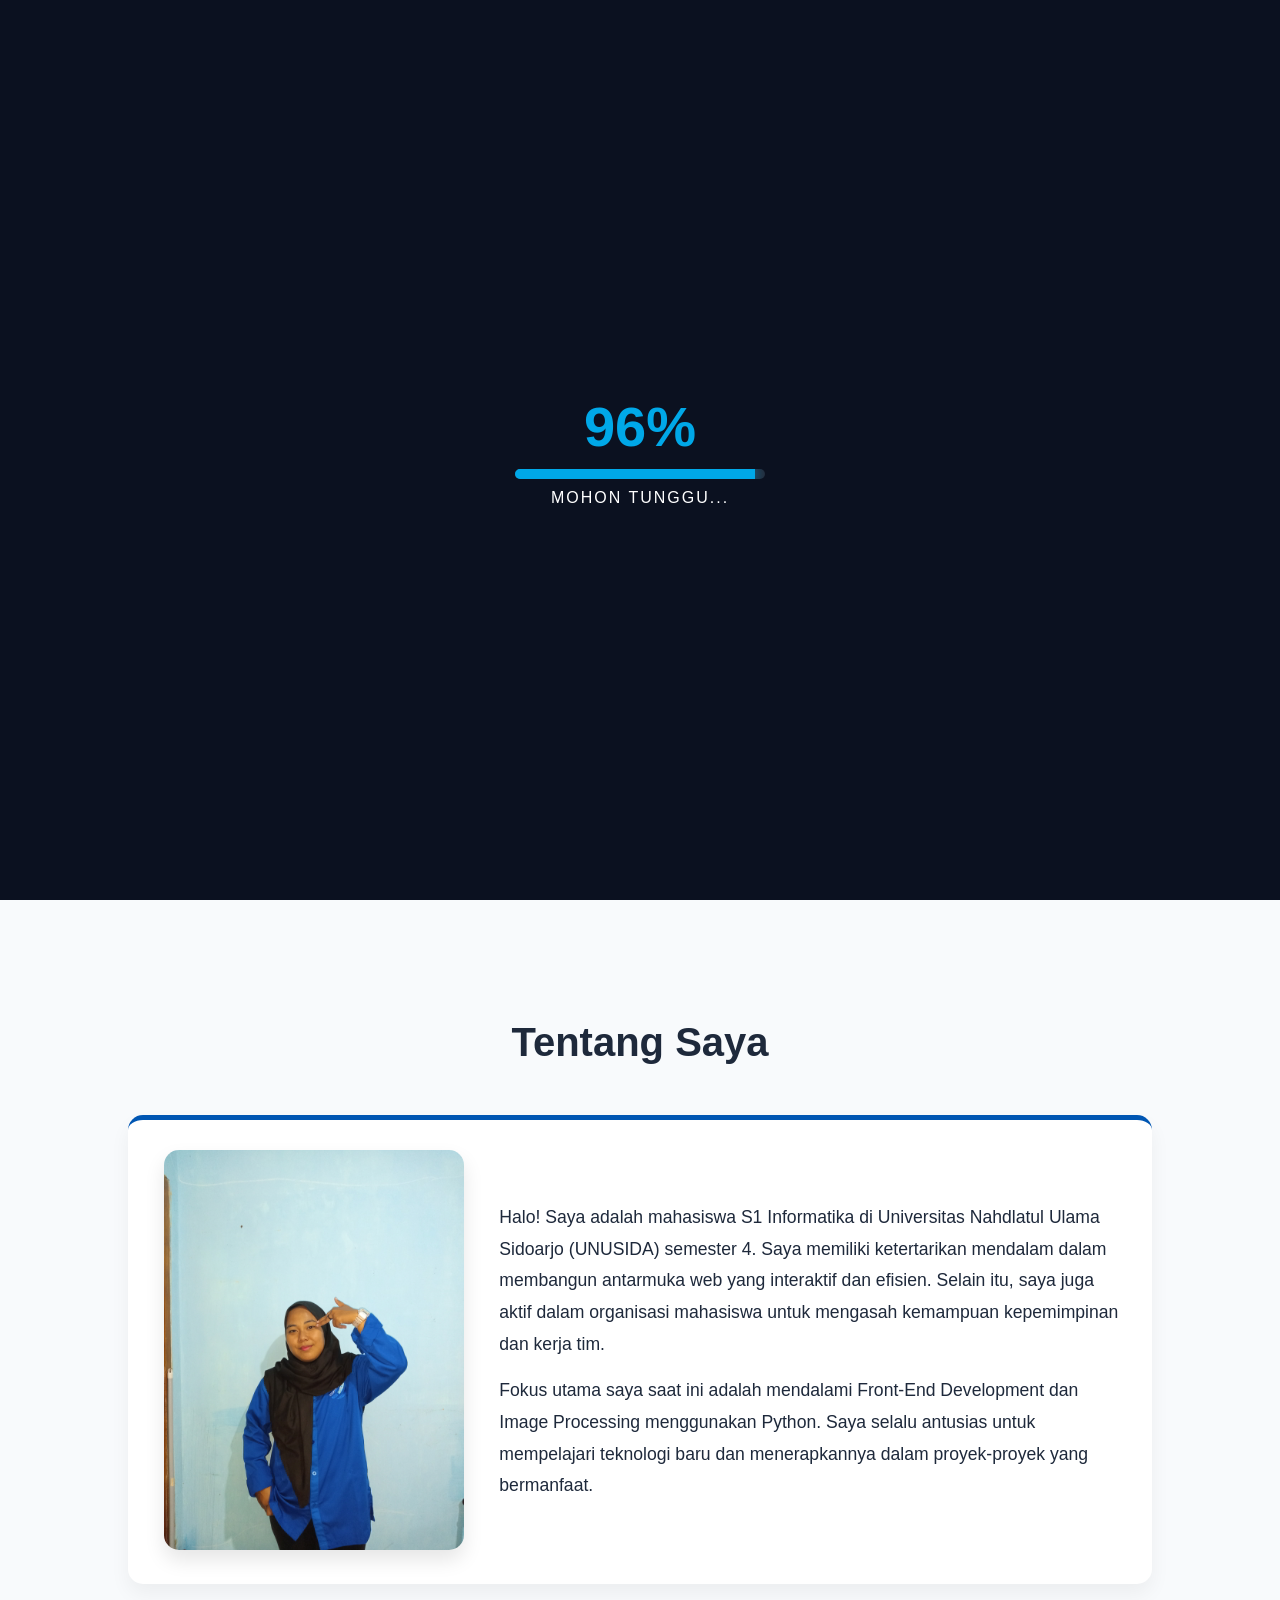
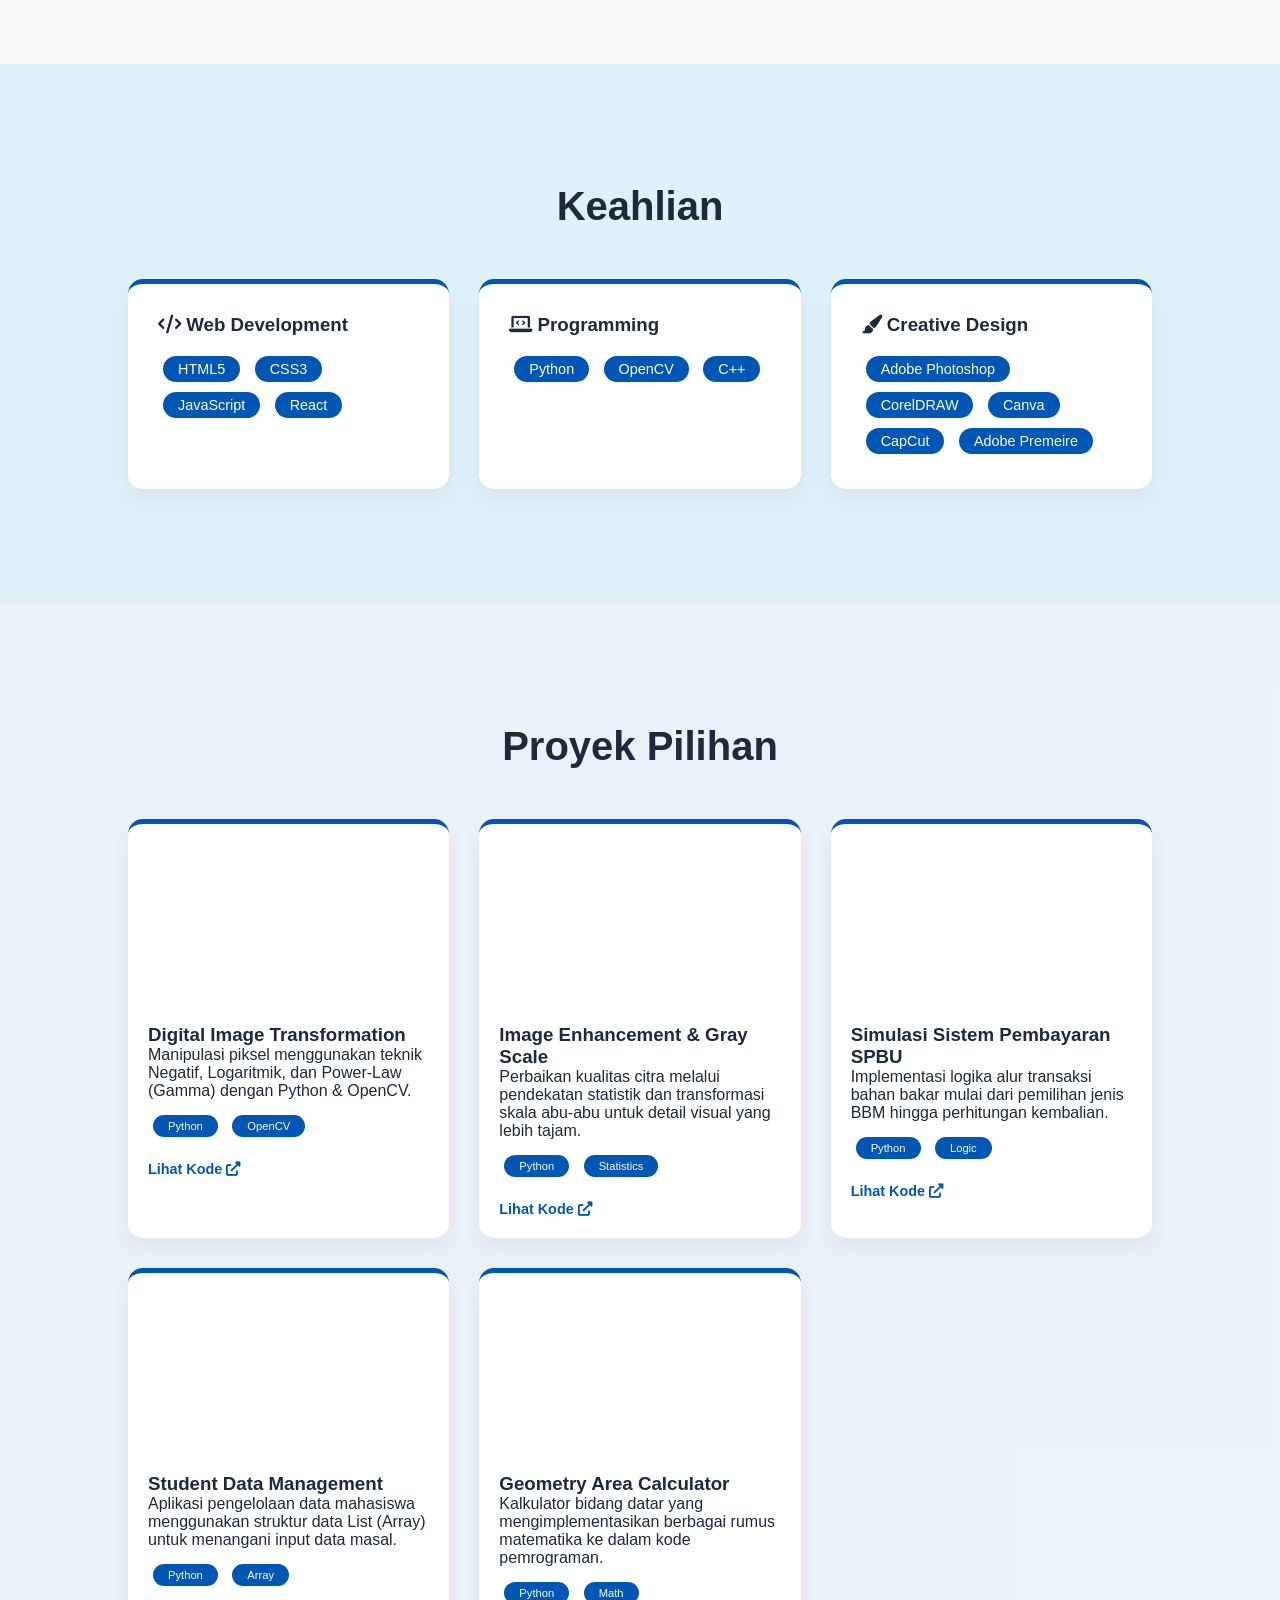
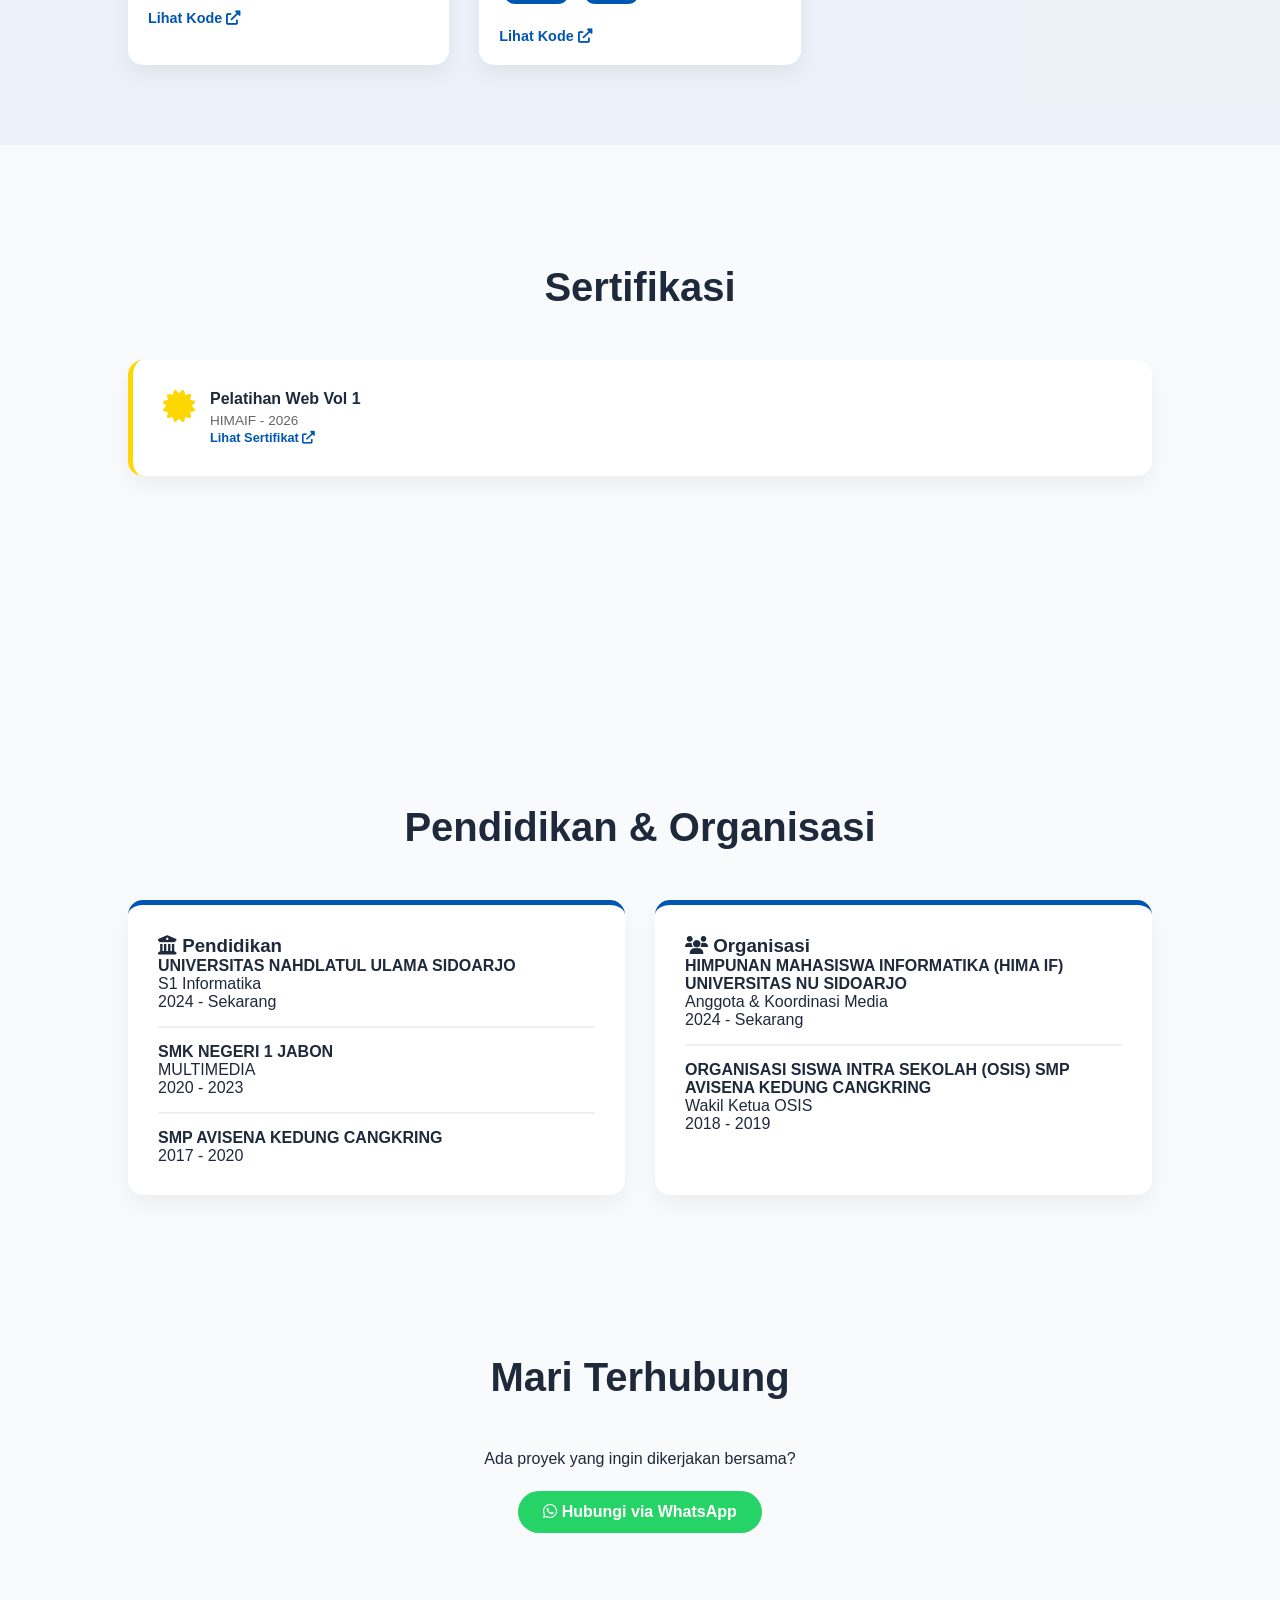
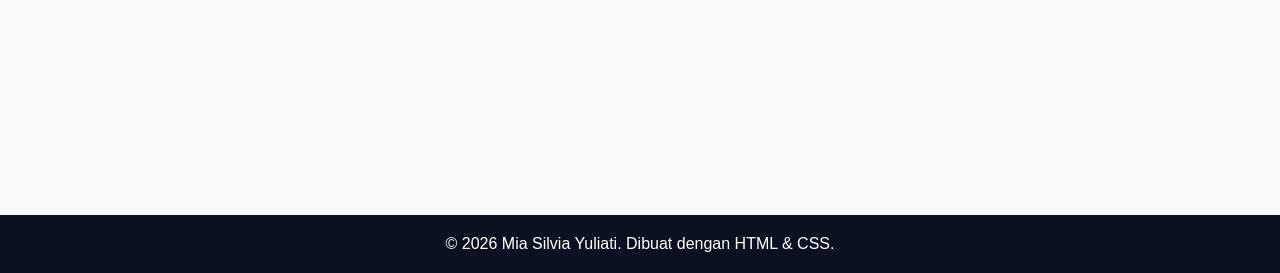
<file: index.html>
<!DOCTYPE html>
<html lang="id">
<head>
    <meta charset="UTF-8">
    <meta name="viewport" content="width=device-width, initial-scale=1.0">
    <title>Portofolio | Mia Silvia Yuliati</title>
    <link rel="stylesheet" href="https://cdnjs.cloudflare.com/ajax/libs/font-awesome/6.0.0/css/all.min.css">
    <link rel="stylesheet" href="style.css">
</head>
<body>

    <div id="loader-wrapper">
        <div class="loader-counter" id="load-percentage">0%</div>
        <div class="progress-track">
            <div class="progress-fill" id="load-fill"></div>
        </div>
        <p style="color: white; margin-top: 10px; letter-spacing: 2px;">MOHON TUNGGU...</p>
    </div>

    <nav>
        <div style="font-weight: bold; font-size: 1.2rem;">PORTOFOLIO</div>
        <ul>
            <li><a href="#about" class="nav-link">Tentang</a></li>
            <li><a href="#skills" class="nav-link">Skill</a></li>
            <li><a href="#projects" class="nav-link">Proyek</a></li>
            <li><a href="#certificates" class="nav-link">Sertifikat</a></li>
            <li><a href="#exp" class="nav-link">Pengalaman</a></li>
            <li><i class="fas fa-moon" id="theme-toggle"></i></li>
        </ul>
    </nav>

    <header class="hero">
        <img src="mia-profil.jpeg" alt="Foto Profil" class="profile-img">
        <h1>Mia Silvia Yuliati</h1>
        <p>Mahasiswa Informatika | Front-End & Image Processing Enthusiast</p>
        <div>
            <a href="CV Mia Silvia Yuliati.pdf" class="btn btn-primary" download><i class="fas fa-download"></i> Unduh CV</a>
            <a href="https://github.com/miasilviayuliati-sys" class="btn btn-outline" target="_blank"><i class="fab fa-github"></i> GitHub</a>
        </div>
        <div class="social-links">
            <a href="https://mail.google.com/mail/?view=cm&fs=1&to=miasilviayuliati@gmail.com" target="_blank">
            <i class="fas fa-envelope"></i></a>
            <a href="https://wa.me/6288226259930" target="_blank"><i class="fab fa-whatsapp"></i></a>
            <a href="https://www.instagram.com/misiyu_?igsh=MXczNXQ3bjJhNzI4Ng==" target="_blank"><i class="fab fa-instagram"></i></a>
            <a href="https://www.tiktok.com/@misiyu_12?_r=1&_t=ZS-95EJU3ufUyw" target="_blank"><i class="fab fa-tiktok"></i></a>
            <a href="https://www.youtube.com/@miasilviayuliati8615" target="_blank"><i class="fab fa-youtube"></i></a>
        </div>
    </header>

    <section id="about">
        <h2 class="section-title reveal">Tentang Saya</h2>
        <div class="card reveal" style="display: flex; align-items: center; gap: 30px; flex-wrap: wrap;">
            <div style="flex: 1; min-width: 250px; text-align: center;">
                <img src="Mia 3.jpg" alt="Mia Silvia" 
                     style="width: 100%; max-width: 300px; border-radius: 15px; box-shadow: 0 10px 20px rgba(0,0,0,0.1);">
            </div>
            <div style="flex: 2; min-width: 300px;">
                <p style="line-height: 1.8; font-size: 1.1rem;">
                    Halo! Saya adalah mahasiswa S1 Informatika di Universitas Nahdlatul Ulama Sidoarjo (UNUSIDA) semester 4. 
                    Saya memiliki ketertarikan mendalam dalam membangun antarmuka web yang interaktif dan efisien. 
                    Selain itu, saya juga aktif dalam organisasi mahasiswa untuk mengasah kemampuan kepemimpinan dan kerja tim.
                </p>
                <p style="margin-top: 15px; line-height: 1.8; font-size: 1.1rem;">
                    Fokus utama saya saat ini adalah mendalami Front-End Development dan Image Processing menggunakan Python. 
                    Saya selalu antusias untuk mempelajari teknologi baru dan menerapkannya dalam proyek-proyek yang bermanfaat.
                </p>
            </div>
        </div>
    </section>

    <section id="skills" style="background: rgba(0, 168, 232, 0.1);">
        <h2 class="section-title reveal">Keahlian</h2>
        <div class="grid">
            <div class="card reveal">
                <h3><i class="fas fa-code"></i> Web Development</h3>
                <div style="margin-top: 15px;">
                    <span class="skill-tag">HTML5</span> <span class="skill-tag">CSS3</span>
                    <span class="skill-tag">JavaScript</span> <span class="skill-tag">React</span>
                </div>
            </div>
            <div class="card reveal">
                <h3><i class="fas fa-laptop-code"></i> Programming</h3>
                <div style="margin-top: 15px;">
                    <span class="skill-tag">Python</span> <span class="skill-tag">OpenCV</span>
                    <span class="skill-tag">C++</span>
                </div>
            </div>
            <div class="card reveal">
                <h3><i class="fas fa-paint-brush"></i> Creative Design</h3>
                <div style="margin-top: 15px;">
                    <span class="skill-tag">Adobe Photoshop</span> <span class="skill-tag">CorelDRAW</span>
                    <span class="skill-tag">Canva</span> <span class="skill-tag">CapCut</span>
                    <span class="skill-tag">Adobe Premeire</span> 
                </div>
            </div>
        </div>
    </section>

    <section id="projects" style="background: rgba(0, 86, 179, 0.05);">
        <h2 class="section-title reveal">Proyek Pilihan</h2>
        <div class="grid">
            <div class="card project-card reveal">
                <div class="project-img" style="background-image: url('https://images.unsplash.com/photo-1550751827-4bd374c3f58b?auto=format&fit=crop&w=500&q=80');"></div>
                <div class="project-info">
                    <h3>Digital Image Transformation</h3>
                    <p>Manipulasi piksel menggunakan teknik Negatif, Logaritmik, dan Power-Law (Gamma) dengan Python & OpenCV.</p>
                    <div style="margin-top: 10px;">
                        <span class="skill-tag" style="font-size: 0.7rem;">Python</span>
                        <span class="skill-tag" style="font-size: 0.7rem;">OpenCV</span>
                    </div>
                    <br>
                    <a href="https://colab.research.google.com/drive/1-breyRyQWzRPZ5q0-80MmhlqUX8hZ8Ga?usp=sharing" target="_blank" class="btn-link">Lihat Kode <i class="fas fa-external-link-alt"></i></a>
                </div>
            </div>
            <div class="card project-card reveal">
                <div class="project-img" style="background-image: url('https://images.unsplash.com/photo-1542744094-3a31f272c490?auto=format&fit=crop&w=500&q=80');"></div>
                <div class="project-info">
                    <h3>Image Enhancement & Gray Scale</h3>
                    <p>Perbaikan kualitas citra melalui pendekatan statistik dan transformasi skala abu-abu untuk detail visual yang lebih tajam.</p>
                    <div style="margin-top: 10px;">
                        <span class="skill-tag" style="font-size: 0.7rem;">Python</span>
                        <span class="skill-tag" style="font-size: 0.7rem;">Statistics</span>
                    </div>
                    <br>
                    <a href="https://colab.research.google.com/drive/1KJjG6Z2tnbr0hOEqJvy8NifWsB51dsRG?usp=sharing" target="_blank" class="btn-link">Lihat Kode <i class="fas fa-external-link-alt"></i></a>
                </div>
            </div>
            <div class="card project-card reveal">
                <div class="project-img" style="background-image: url('https://images.unsplash.com/photo-1555066931-4365d14bab8c?auto=format&fit=crop&w=500&q=80');"></div>
                <div class="project-info">
                    <h3>Simulasi Sistem Pembayaran SPBU</h3>
                    <p>Implementasi logika alur transaksi bahan bakar mulai dari pemilihan jenis BBM hingga perhitungan kembalian.</p>
                    <div style="margin-top: 10px;">
                        <span class="skill-tag" style="font-size: 0.7rem;">Python</span>
                        <span class="skill-tag" style="font-size: 0.7rem;">Logic</span>
                    </div>
                    <br>
                    <a href="https://colab.research.google.com/drive/1jkCCeD2F-n9L4fGk86FfZAYfTFK2jQwl?usp=sharing" target="_blank" class="btn-link">Lihat Kode <i class="fas fa-external-link-alt"></i></a>
                </div>
            </div>
            <div class="card project-card reveal">
                <div class="project-img" style="background-image: url('https://images.unsplash.com/photo-1516116216624-53e697fedbea?auto=format&fit=crop&w=500&q=80');"></div>
                <div class="project-info">
                    <h3>Student Data Management</h3>
                    <p>Aplikasi pengelolaan data mahasiswa menggunakan struktur data List (Array) untuk menangani input data masal.</p>
                    <div style="margin-top: 10px;">
                        <span class="skill-tag" style="font-size: 0.7rem;">Python</span>
                        <span class="skill-tag" style="font-size: 0.7rem;">Array</span>
                    </div>
                    <br>
                    <a href="https://colab.research.google.com/drive/1B0Au93TYXcXJAs9VbnfIfxGzMOSguZpd?usp=sharing" target="_blank" class="btn-link">Lihat Kode <i class="fas fa-external-link-alt"></i></a>
                </div>
            </div>
            <div class="card project-card reveal">
                <div class="project-img" style="background-image: url('https://images.unsplash.com/photo-1635070041078-e363dbe005cb?auto=format&fit=crop&w=500&q=80');"></div>
                <div class="project-info">
                    <h3>Geometry Area Calculator</h3>
                    <p>Kalkulator bidang datar yang mengimplementasikan berbagai rumus matematika ke dalam kode pemrograman.</p>
                    <div style="margin-top: 10px;">
                        <span class="skill-tag" style="font-size: 0.7rem;">Python</span>
                        <span class="skill-tag" style="font-size: 0.7rem;">Math</span>
                    </div>
                    <br>
                    <a href="https://colab.research.google.com/drive/1KuZE_vQ2AmsDDr1MHkQ5DwfF8lI4olCV?usp=sharing" target="_blank" class="btn-link">Lihat Kode <i class="fas fa-external-link-alt"></i></a>
                </div>
            </div>
        </div>
    </section>

    <section id="certificates">
        <h2 class="section-title reveal">Sertifikasi</h2>
        <div class="grid">
            <div class="card cert-card reveal">
                <div style="display: flex; align-items: flex-start; gap: 15px;">
                    <i class="fas fa-certificate" style="font-size: 2rem; color: #ffd700;"></i>
                    <div>
                        <h4 style="margin-bottom: 5px;">Pelatihan Web Vol 1</h4>
                        <p style="font-size: 0.85rem; color: #666;">HIMAIF - 2026</p>
                        <a href="Sertifikat.png" target="_blank" class="btn-link" style="font-size: 0.8rem;">
                            Lihat Sertifikat <i class="fas fa-external-link-alt"></i>
                        </a>
                    </div>
                </div>
            </div>
        </div>
    </section>

    <section id="exp">
        <h2 class="section-title reveal">Pendidikan & Organisasi</h2>
        <div class="grid">
            <div class="card reveal">
                <h3><i class="fas fa-university"></i> Pendidikan</h3>
                <p><strong>UNIVERSITAS NAHDLATUL ULAMA SIDOARJO</strong><br>S1 Informatika<br>2024 - Sekarang</p>
                <hr style="margin: 15px 0; border: 0.5px solid #ccc; opacity: 0.3;">
                <p><strong>SMK NEGERI 1 JABON</strong><br>MULTIMEDIA<br>2020 - 2023</p>
                <hr style="margin: 15px 0; border: 0.5px solid #ccc; opacity: 0.3;">
                <p><strong>SMP AVISENA KEDUNG CANGKRING</strong><br>2017 - 2020</p>
            </div>
            <div class="card reveal">
                <h3><i class="fas fa-users"></i> Organisasi</h3>
                <p><strong>HIMPUNAN MAHASISWA INFORMATIKA (HIMA IF) UNIVERSITAS NU SIDOARJO</strong><br>Anggota & Koordinasi Media<br>2024 - Sekarang</p>
                <hr style="margin: 15px 0; border: 0.5px solid #ccc; opacity: 0.3;">
                <p><strong>ORGANISASI SISWA INTRA SEKOLAH (OSIS) SMP AVISENA KEDUNG CANGKRING</strong><br>Wakil Ketua OSIS<br>2018 - 2019</p>
            </div>
        </div>
    </section>

    <section id="contact" style="text-align: center; padding: 80px 10%;">
        <div class="reveal">
            <h2 class="section-title">Mari Terhubung</h2>
            <p>Ada proyek yang ingin dikerjakan bersama?</p>
            <br>
            <a href="https://wa.me/6288226259930" class="btn btn-primary" target="_blank" style="background-color: #25D366; border: none;">
                <i class="fab fa-whatsapp"></i> Hubungi via WhatsApp
            </a>
        </div>
    </section>

    <footer>
        <p>&copy; 2026 Mia Silvia Yuliati. Dibuat dengan HTML & CSS.</p>
    </footer>

    <a href="#" id="back-to-top"><i class="fas fa-arrow-up"></i></a>

    <script src="script.js"></script>
</body>
</html>
</file>
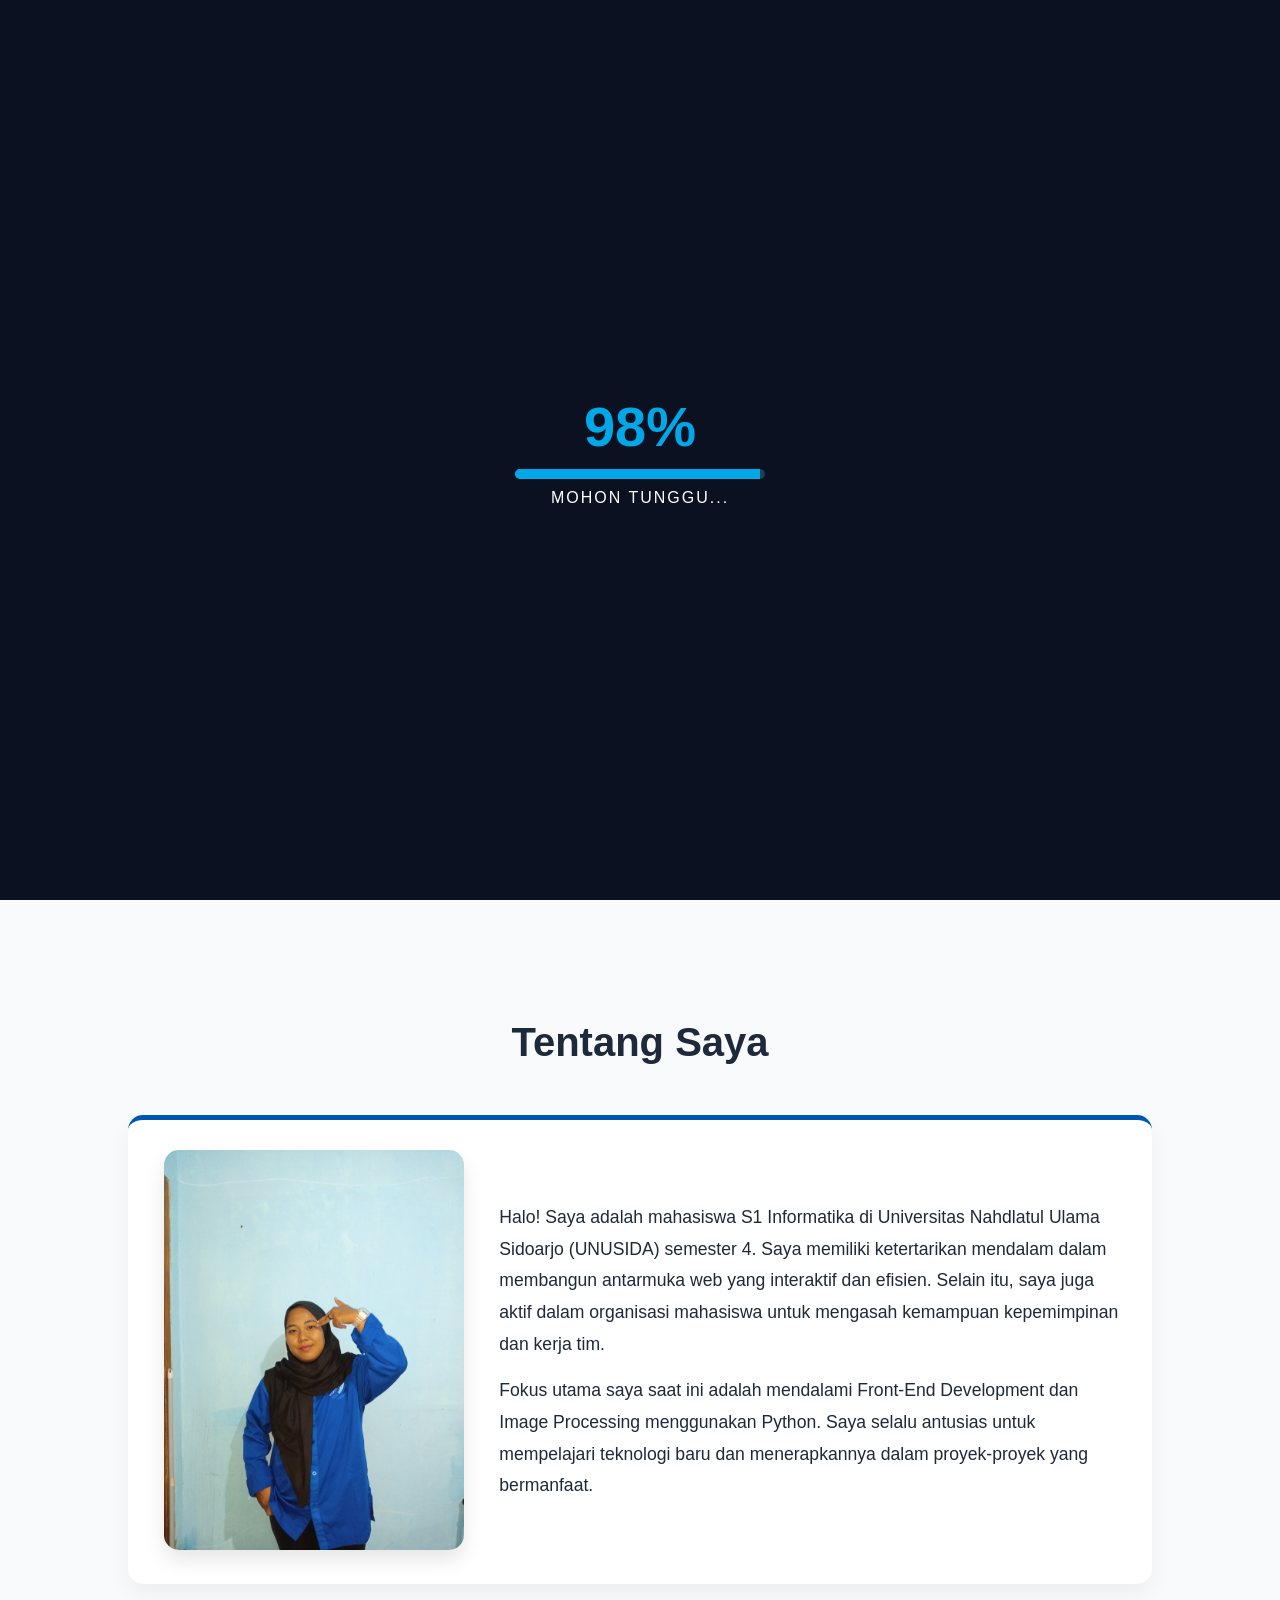
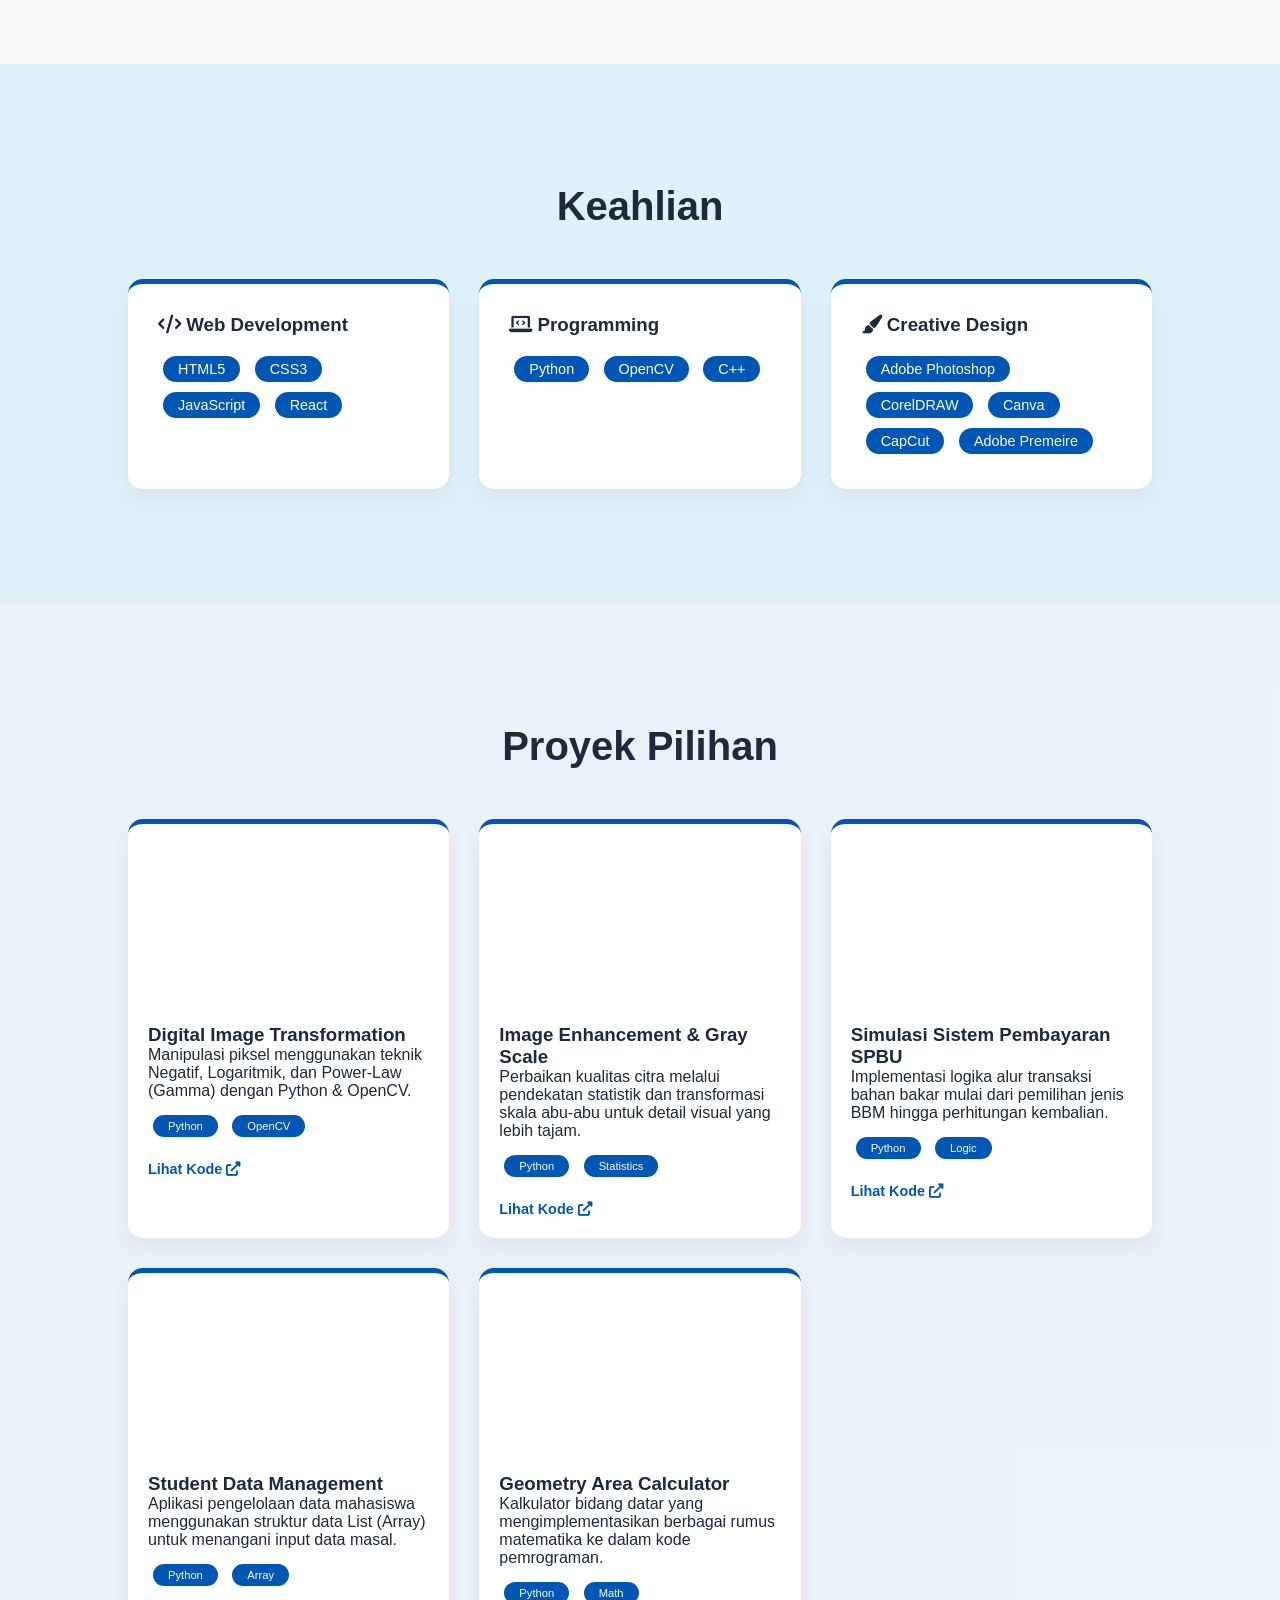
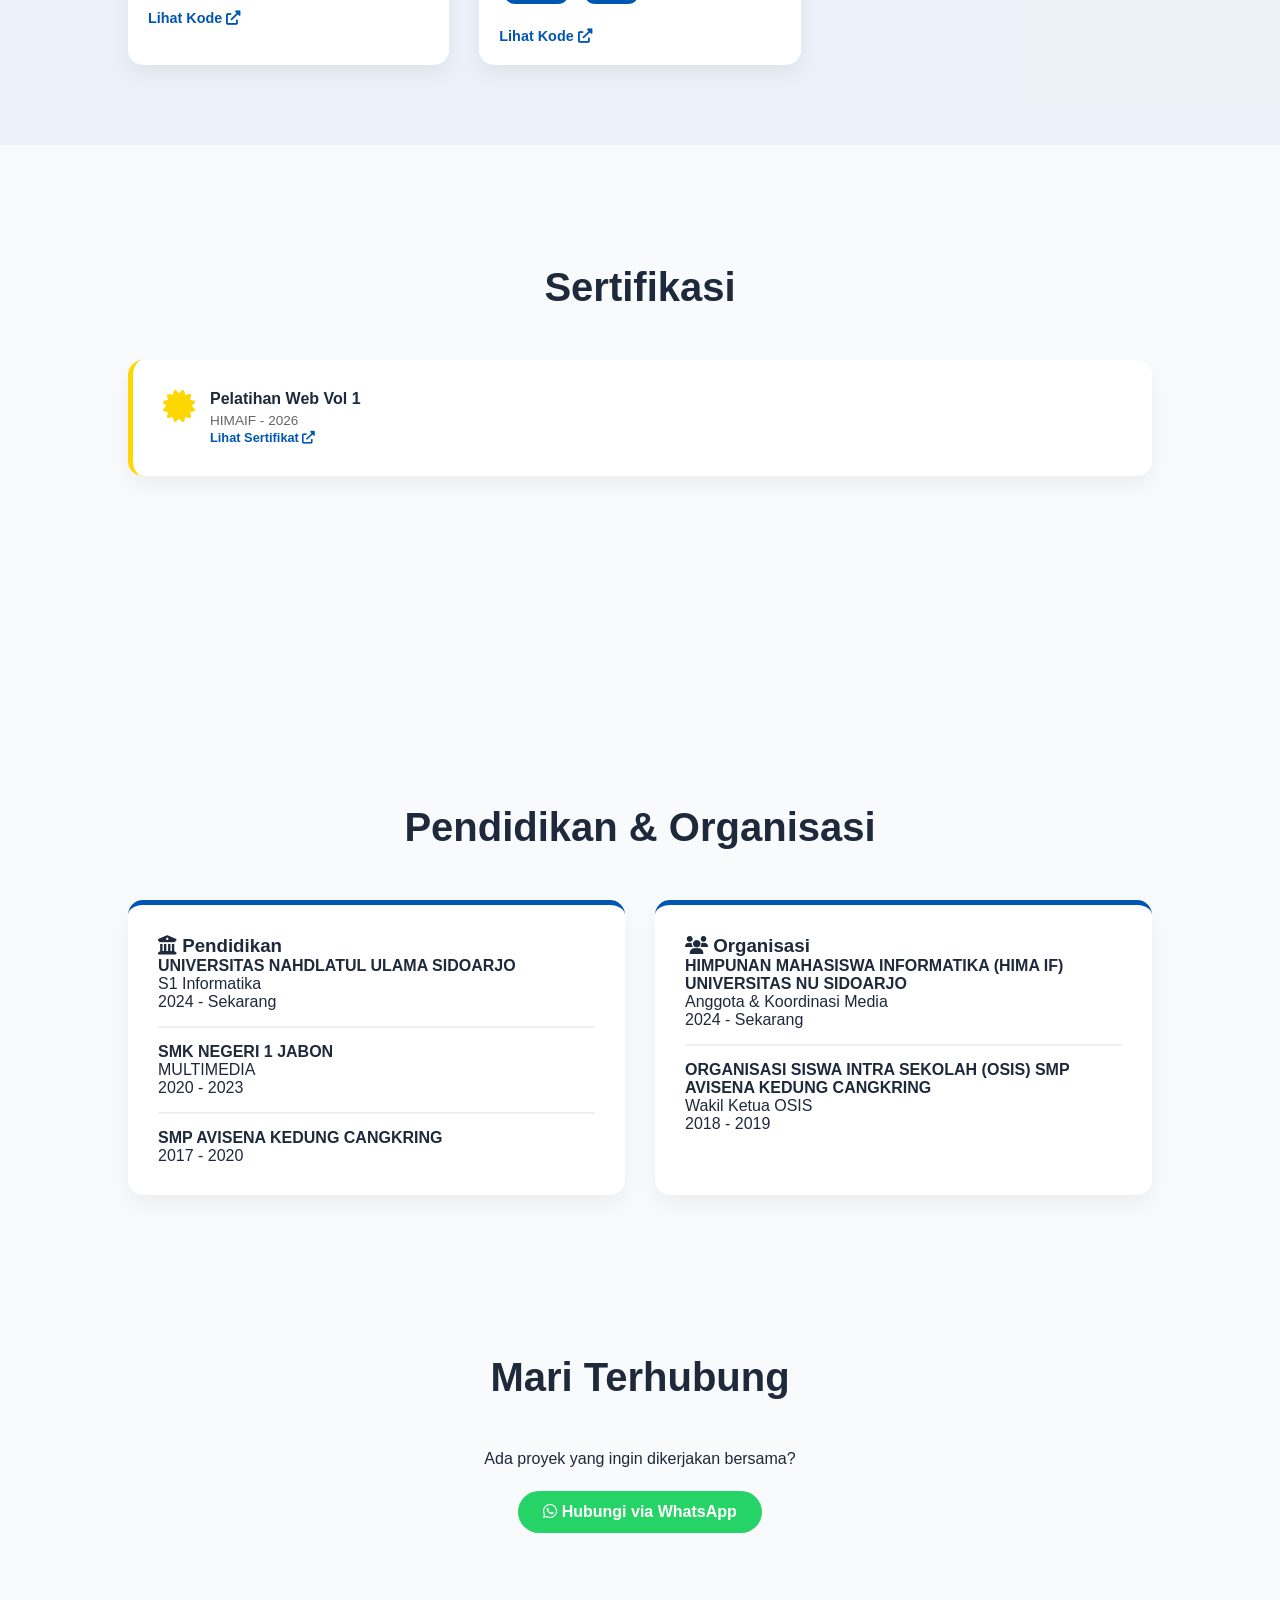
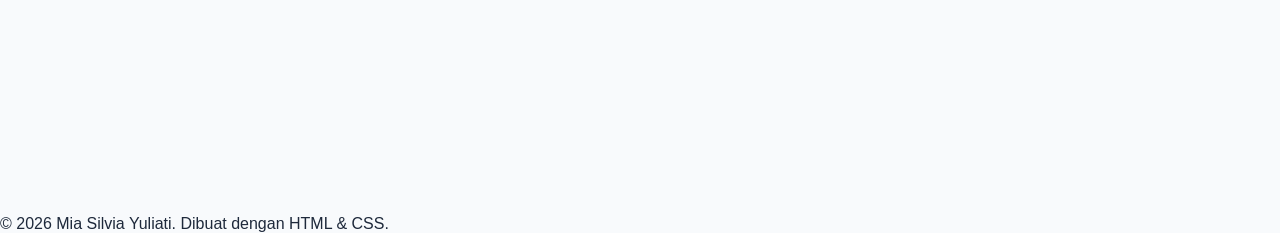
<file: Web Portofolio.html>
<!DOCTYPE html>
<html lang="id">
<head>
    <meta charset="UTF-8">
    <meta name="viewport" content="width=device-width, initial-scale=1.0">
    <title>Portofolio | Mia Silvia Yuliati</title>
    <link rel="stylesheet" href="https://cdnjs.cloudflare.com/ajax/libs/font-awesome/6.0.0/css/all.min.css">
    <style>
        /* --- TAMBAHAN STYLE LOADING --- */
        #loader-wrapper {
            position: fixed;
            top: 0; left: 0; width: 100%; height: 100%;
            background-color: #0b1120;
            display: flex; flex-direction: column; justify-content: center; align-items: center;
            z-index: 9999;
            transition: opacity 0.5s ease, visibility 0.5s;
        }
        .loader-counter {
            font-size: 3.5rem; font-weight: bold; color: #00a8e8; margin-bottom: 10px;
        }
        .progress-track {
            width: 250px; height: 10px; background: rgba(255, 255, 255, 0.1);
            border-radius: 20px; overflow: hidden;
        }
        .progress-fill {
            width: 0%; height: 100%; background: #00a8e8;
            box-shadow: 0 0 15px #00a8e8; transition: width 0.1s linear;
        }
        .loader-hidden { opacity: 0; visibility: hidden; }
        /* ------------------------------ */

        :root {
            --primary-blue: #0056b3;
            --secondary-blue: #00a8e8;
            --dark-bg: #0b1120;
            --light-bg: #f8fafc;
            --text-dark: #1e293b;
            --text-light: #f1f5f9;
            --white: #ffffff;
            --transition: all 0.3s cubic-bezier(0.4, 0, 0.2, 1);
        }

        /* Dark Mode Toggle Styles */
        body.dark-theme {
            background-color: var(--dark-bg);
            color: var(--text-light);
        }
        body.dark-theme .card, body.dark-theme nav {
            background-color: #1e293b;
            color: var(--text-light);
        }
        body.dark-theme .section-title { color: var(--secondary-blue); }
        body.dark-theme .btn-link { color: var(--secondary-blue); }
        body.dark-theme .cert-card p { color: #cbd5e1 !important; }

        * { margin: 0; padding: 0; box-sizing: border-box; font-family: 'Inter', sans-serif; }
        body { background-color: var(--light-bg); color: var(--text-dark); scroll-behavior: smooth; overflow-x: hidden; }

        /* --- ANIMASI TAMBAHAN (TANPA MERUBAH STRUKTUR) --- */
        
        /* 1. Animasi Floating Foto Profil */
        @keyframes float {
            0% { transform: translateY(0px); }
            50% { transform: translateY(-15px); }
            100% { transform: translateY(0px); }
        }
        .profile-img {
            animation: float 4s ease-in-out infinite;
        }

        /* 2. Animasi Kartu saat Hover */
        .card:hover {
            transform: translateY(-10px);
            box-shadow: 0 20px 40px rgba(0, 86, 179, 0.15);
            border-top-color: var(--secondary-blue);
            transition: var(--transition);
        }

        /* 3. Animasi Zoom Gambar Proyek */
        .project-card:hover .project-img {
            transform: scale(1.1);
            transition: transform 0.5s ease;
        }

        /* 4. Efek Pulse pada Tombol Utama */
        @keyframes pulse-blue {
            0% { box-shadow: 0 0 0 0 rgba(0, 168, 232, 0.4); }
            70% { box-shadow: 0 0 0 15px rgba(0, 168, 232, 0); }
            100% { box-shadow: 0 0 0 0 rgba(0, 168, 232, 0); }
        }
        .btn-primary {
            animation: pulse-blue 2s infinite;
        }

        /* 5. Animasi Ikon Sosmed */
        .social-links a:hover {
            transform: scale(1.3) rotate(10deg);
            display: inline-block;
            color: var(--secondary-blue);
        }

        /* ----------------------------------------------- */

        /* Navbar */
        nav {
            background: var(--white);
            padding: 1rem 10%;
            display: flex;
            justify-content: space-between;
            align-items: center;
            position: fixed;
            width: 100%;
            top: 0;
            z-index: 1000;
            box-shadow: 0 2px 10px rgba(0,0,0,0.1);
            animation: slideDown 0.8s ease-out;
        }
        @keyframes slideDown {
            from { transform: translateY(-100%); }
            to { transform: translateY(0); }
        }
        nav ul { display: flex; list-style: none; gap: 20px; }
        nav ul li { position: relative; }
        nav ul li a { 
            text-decoration: none; 
            color: inherit; 
            font-weight: 600; 
            transition: var(--transition);
            padding: 5px 0;
        }

        nav ul li a::after {
            content: '';
            position: absolute;
            width: 0;
            height: 3px;
            bottom: -5px;
            left: 0;
            background-color: var(--secondary-blue);
            transition: width 0.3s ease;
        }
        nav ul li a:hover::after { width: 100%; }
        nav ul li a.active { color: var(--secondary-blue); }
        nav ul li a.active::after { width: 100%; }

        /* Hero Section */
        .hero {
            height: 100vh;
            display: flex;
            flex-direction: column;
            justify-content: center;
            align-items: center;
            background: linear-gradient(rgba(0, 86, 179, 0.8), rgba(0, 51, 102, 0.9)), url('https://images.unsplash.com/photo-1517694712202-14dd9538aa97?ixlib=rb-1.2.1&auto=format&fit=crop&w=1350&q=80');
            background-size: cover;
            background-attachment: fixed;
            color: var(--white);
            text-align: center;
        }
        .profile-img {
            width: 180px; height: 180px; border-radius: 50%;
            border: 5px solid var(--secondary-blue); margin-bottom: 20px; object-fit: cover;
        }
        .hero h1 { font-size: 3.5rem; margin-bottom: 10px; }
        .hero p { font-size: 1.2rem; margin-bottom: 25px; }

        /* Buttons */
        .btn {
            padding: 12px 25px; border-radius: 30px; text-decoration: none;
            font-weight: bold; display: inline-block; transition: var(--transition); margin: 5px;
        }
        .btn-primary { background: var(--secondary-blue); color: white; border: none; cursor: pointer; }
        .btn-primary:hover { background: var(--primary-blue); transform: scale(1.05); }
        .btn-outline { border: 2px solid white; color: white; }
        .btn-outline:hover { background: white; color: var(--primary-blue); }

        /* Sections */
        section { padding: 120px 10% 80px; min-height: 60vh; }
        .section-title { text-align: center; margin-bottom: 50px; font-size: 2.5rem; }
        .grid { display: grid; grid-template-columns: repeat(auto-fit, minmax(300px, 1fr)); gap: 30px; }
        .card {
            background: var(--white); padding: 30px; border-radius: 15px;
            box-shadow: 0 10px 20px rgba(0,0,0,0.05); border-top: 5px solid var(--primary-blue);
            transition: var(--transition);
        }

        /* Project & Certificate */
        .project-card { padding: 0; overflow: hidden; display: flex; flex-direction: column; }
        .project-img { height: 180px; background-size: cover; background-position: center; transition: transform 0.5s ease; }
        .project-info { padding: 20px; }
        .btn-link { color: var(--primary-blue); text-decoration: none; font-weight: bold; font-size: 0.9rem; transition: var(--transition); }
        .btn-link:hover { color: var(--secondary-blue); text-decoration: underline; }
        .cert-card { border-left: 5px solid #ffd700; border-top: none; margin-bottom: 10px; }

        /* Social Links */
        .social-links { margin-top: 20px; font-size: 1.5rem; }
        .social-links a { color: white; margin: 0 10px; transition: 0.3s; display: inline-block; }

        .skill-tag {
            display: inline-block; background: var(--primary-blue); color: white;
            padding: 5px 15px; border-radius: 20px; margin: 5px; font-size: 0.9rem;
            transition: var(--transition);
        }
        .skill-tag:hover { background: var(--secondary-blue); transform: scale(1.1); }

        /* Back to Top */
        #back-to-top {
            position: fixed; bottom: 30px; right: 30px;
            background-color: var(--primary-blue); color: white;
            width: 50px; height: 50px; border-radius: 50%;
            display: flex; justify-content: center; align-items: center;
            text-decoration: none; font-size: 1.2rem;
            box-shadow: 0 4px 15px rgba(0,0,0,0.3);
            transition: all 0.3s ease; z-index: 1000;
            opacity: 0; visibility: hidden;
        }
        #back-to-top.show { opacity: 1; visibility: visible; }
        #back-to-top:hover { background-color: var(--secondary-blue); transform: translateY(-5px); }

        #theme-toggle { cursor: pointer; font-size: 1.2rem; transition: transform 0.3s ease; }
        #theme-toggle:hover { transform: rotate(30deg); }

        /* ANIMASI REVEAL */
        .reveal {
            opacity: 0;
            transform: translateY(30px);
            transition: all 0.8s cubic-bezier(0.4, 0, 0.2, 1);
        }
        .reveal.active {
            opacity: 1;
            transform: translateY(0);
        }

        @media (max-width: 768px) {
            .hero h1 { font-size: 2.5rem; }
            nav ul { display: none; }
        }

        @media print { nav, #back-to-top { display: none; } }
    </style>
</head>
<body>

    <div id="loader-wrapper">
        <div class="loader-counter" id="load-percentage">0%</div>
        <div class="progress-track">
            <div class="progress-fill" id="load-fill"></div>
        </div>
        <p style="color: white; margin-top: 10px; letter-spacing: 2px;">MOHON TUNGGU...</p>
    </div>

    <nav>
        <div style="font-weight: bold; font-size: 1.2rem;">PORTOFOLIO</div>
        <ul>
            <li><a href="#about" class="nav-link">Tentang</a></li>
            <li><a href="#skills" class="nav-link">Skill</a></li>
            <li><a href="#projects" class="nav-link">Proyek</a></li>
            <li><a href="#certificates" class="nav-link">Sertifikat</a></li>
            <li><a href="#exp" class="nav-link">Pengalaman</a></li>
            <li><i class="fas fa-moon" id="theme-toggle"></i></li>
        </ul>
    </nav>

    <header class="hero">
        <img src="mia-profil.jpeg" alt="Foto Profil" class="profile-img">
        <h1>Mia Silvia Yuliati</h1>
        <p>Mahasiswa Informatika | Front-End & Image Processing Enthusiast</p>
        <div>
            <a href="CV Mia Silvia Yuliati.pdf" class="btn btn-primary" download><i class="fas fa-download"></i> Unduh CV</a>
            <a href="https://github.com/miasilviayuliati-sys" class="btn btn-outline" target="_blank"><i class="fab fa-github"></i> GitHub</a>
        </div>
        <div class="social-links">
            <a href="https://mail.google.com/mail/?view=cm&fs=1&to=miasilviayuliati@gmail.com" target="_blank">
            <i class="fas fa-envelope"></i></a>
            <a href="https://wa.me/6288226259930" target="_blank"><i class="fab fa-whatsapp"></i></a>
            <a href="https://www.instagram.com/misiyu_?igsh=MXczNXQ3bjJhNzI4Ng==" target="_blank"><i class="fab fa-instagram"></i></a>
            <a href="https://www.tiktok.com/@misiyu_12?_r=1&_t=ZS-95EJU3ufUyw" target="_blank"><i class="fab fa-tiktok"></i></a>
            <a href="https://www.youtube.com/@miasilviayuliati8615" target="_blank"><i class="fab fa-youtube"></i></a>
        </div>
    </header>

    <section id="about">
        <h2 class="section-title reveal">Tentang Saya</h2>
        <div class="card reveal" style="display: flex; align-items: center; gap: 30px; flex-wrap: wrap;">
            <div style="flex: 1; min-width: 250px; text-align: center;">
                <img src="Mia 3.jpg" alt="Mia Silvia" 
                     style="width: 100%; max-width: 300px; border-radius: 15px; box-shadow: 0 10px 20px rgba(0,0,0,0.1);">
            </div>
            <div style="flex: 2; min-width: 300px;">
                <p style="line-height: 1.8; font-size: 1.1rem;">
                    Halo! Saya adalah mahasiswa S1 Informatika di Universitas Nahdlatul Ulama Sidoarjo (UNUSIDA) semester 4. 
                    Saya memiliki ketertarikan mendalam dalam membangun antarmuka web yang interaktif dan efisien. 
                    Selain itu, saya juga aktif dalam organisasi mahasiswa untuk mengasah kemampuan kepemimpinan dan kerja tim.
                </p>
                <p style="margin-top: 15px; line-height: 1.8; font-size: 1.1rem;">
                    Fokus utama saya saat ini adalah mendalami Front-End Development dan Image Processing menggunakan Python. 
                    Saya selalu antusias untuk mempelajari teknologi baru dan menerapkannya dalam proyek-proyek yang bermanfaat.
                </p>
            </div>
        </div>
    </section>

    <section id="skills" style="background: rgba(0, 168, 232, 0.1);">
        <h2 class="section-title reveal">Keahlian</h2>
        <div class="grid">
            <div class="card reveal">
                <h3><i class="fas fa-code"></i> Web Development</h3>
                <div style="margin-top: 15px;">
                    <span class="skill-tag">HTML5</span> <span class="skill-tag">CSS3</span>
                    <span class="skill-tag">JavaScript</span> <span class="skill-tag">React</span>
                </div>
            </div>
            <div class="card reveal">
                <h3><i class="fas fa-laptop-code"></i> Programming</h3>
                <div style="margin-top: 15px;">
                    <span class="skill-tag">Python</span> <span class="skill-tag">OpenCV</span>
                    <span class="skill-tag">C++</span>
                </div>
            </div>
            <div class="card reveal">
                <h3><i class="fas fa-paint-brush"></i> Creative Design</h3>
                <div style="margin-top: 15px;">
                    <span class="skill-tag">Adobe Photoshop</span> <span class="skill-tag">CorelDRAW</span>
                    <span class="skill-tag">Canva</span> <span class="skill-tag">CapCut</span>
                    <span class="skill-tag">Adobe Premeire</span> 
                </div>
            </div>
        </div>
    </section>

    <section id="projects" style="background: rgba(0, 86, 179, 0.05);">
        <h2 class="section-title reveal">Proyek Pilihan</h2>
        <div class="grid">
            <div class="card project-card reveal">
                <div class="project-img" style="background-image: url('https://images.unsplash.com/photo-1550751827-4bd374c3f58b?auto=format&fit=crop&w=500&q=80');"></div>
                <div class="project-info">
                    <h3>Digital Image Transformation</h3>
                    <p>Manipulasi piksel menggunakan teknik Negatif, Logaritmik, dan Power-Law (Gamma) dengan Python & OpenCV.</p>
                    <div style="margin-top: 10px;">
                        <span class="skill-tag" style="font-size: 0.7rem;">Python</span>
                        <span class="skill-tag" style="font-size: 0.7rem;">OpenCV</span>
                    </div>
                    <br>
                    <a href="https://colab.research.google.com/drive/1-breyRyQWzRPZ5q0-80MmhlqUX8hZ8Ga?usp=sharing" target="_blank" class="btn-link">Lihat Kode <i class="fas fa-external-link-alt"></i></a>
                </div>
            </div>
            <div class="card project-card reveal">
                <div class="project-img" style="background-image: url('https://images.unsplash.com/photo-1542744094-3a31f272c490?auto=format&fit=crop&w=500&q=80');"></div>
                <div class="project-info">
                    <h3>Image Enhancement & Gray Scale</h3>
                    <p>Perbaikan kualitas citra melalui pendekatan statistik dan transformasi skala abu-abu untuk detail visual yang lebih tajam.</p>
                    <div style="margin-top: 10px;">
                        <span class="skill-tag" style="font-size: 0.7rem;">Python</span>
                        <span class="skill-tag" style="font-size: 0.7rem;">Statistics</span>
                    </div>
                    <br>
                    <a href="https://colab.research.google.com/drive/1KJjG6Z2tnbr0hOEqJvy8NifWsB51dsRG?usp=sharing" target="_blank" class="btn-link">Lihat Kode <i class="fas fa-external-link-alt"></i></a>
                </div>
            </div>
            <div class="card project-card reveal">
                <div class="project-img" style="background-image: url('https://images.unsplash.com/photo-1555066931-4365d14bab8c?auto=format&fit=crop&w=500&q=80');"></div>
                <div class="project-info">
                    <h3>Simulasi Sistem Pembayaran SPBU</h3>
                    <p>Implementasi logika alur transaksi bahan bakar mulai dari pemilihan jenis BBM hingga perhitungan kembalian.</p>
                    <div style="margin-top: 10px;">
                        <span class="skill-tag" style="font-size: 0.7rem;">Python</span>
                        <span class="skill-tag" style="font-size: 0.7rem;">Logic</span>
                    </div>
                    <br>
                    <a href="https://colab.research.google.com/drive/1jkCCeD2F-n9L4fGk86FfZAYfTFK2jQwl?usp=sharing" target="_blank" class="btn-link">Lihat Kode <i class="fas fa-external-link-alt"></i></a>
                </div>
            </div>
            <div class="card project-card reveal">
                <div class="project-img" style="background-image: url('https://images.unsplash.com/photo-1516116216624-53e697fedbea?auto=format&fit=crop&w=500&q=80');"></div>
                <div class="project-info">
                    <h3>Student Data Management</h3>
                    <p>Aplikasi pengelolaan data mahasiswa menggunakan struktur data List (Array) untuk menangani input data masal.</p>
                    <div style="margin-top: 10px;">
                        <span class="skill-tag" style="font-size: 0.7rem;">Python</span>
                        <span class="skill-tag" style="font-size: 0.7rem;">Array</span>
                    </div>
                    <br>
                    <a href="https://colab.research.google.com/drive/1B0Au93TYXcXJAs9VbnfIfxGzMOSguZpd?usp=sharing" target="_blank" class="btn-link">Lihat Kode <i class="fas fa-external-link-alt"></i></a>
                </div>
            </div>
            <div class="card project-card reveal">
                <div class="project-img" style="background-image: url('https://images.unsplash.com/photo-1635070041078-e363dbe005cb?auto=format&fit=crop&w=500&q=80');"></div>
                <div class="project-info">
                    <h3>Geometry Area Calculator</h3>
                    <p>Kalkulator bidang datar yang mengimplementasikan berbagai rumus matematika ke dalam kode pemrograman.</p>
                    <div style="margin-top: 10px;">
                        <span class="skill-tag" style="font-size: 0.7rem;">Python</span>
                        <span class="skill-tag" style="font-size: 0.7rem;">Math</span>
                    </div>
                    <br>
                    <a href="https://colab.research.google.com/drive/1KuZE_vQ2AmsDDr1MHkQ5DwfF8lI4olCV?usp=sharing" target="_blank" class="btn-link">Lihat Kode <i class="fas fa-external-link-alt"></i></a>
                </div>
            </div>
        </div>
    </section>

    <section id="certificates">
        <h2 class="section-title reveal">Sertifikasi</h2>
        <div class="grid">
            <div class="card cert-card reveal">
                <div style="display: flex; align-items: flex-start; gap: 15px;">
                    <i class="fas fa-certificate" style="font-size: 2rem; color: #ffd700;"></i>
                    <div>
                        <h4 style="margin-bottom: 5px;">Pelatihan Web Vol 1</h4>
                        <p style="font-size: 0.85rem; color: #666;">HIMAIF - 2026</p>
                        <a href="Sertifikat.png" target="_blank" class="btn-link" style="font-size: 0.8rem;">
                            Lihat Sertifikat <i class="fas fa-external-link-alt"></i>
                        </a>
                    </div>
                </div>
            </div>
        </div>
    </section>

    <section id="exp">
        <h2 class="section-title reveal">Pendidikan & Organisasi</h2>
        <div class="grid">
            <div class="card reveal">
                <h3><i class="fas fa-university"></i> Pendidikan</h3>
                <p><strong>UNIVERSITAS NAHDLATUL ULAMA SIDOARJO</strong><br>S1 Informatika<br>2024 - Sekarang</p>
                <hr style="margin: 15px 0; border: 0.5px solid #ccc; opacity: 0.3;">
                <p><strong>SMK NEGERI 1 JABON</strong><br>MULTIMEDIA<br>2020 - 2023</p>
                <hr style="margin: 15px 0; border: 0.5px solid #ccc; opacity: 0.3;">
                <p><strong>SMP AVISENA KEDUNG CANGKRING</strong><br>2017 - 2020</p>
            </div>
            <div class="card reveal">
                <h3><i class="fas fa-users"></i> Organisasi</h3>
                <p><strong>HIMPUNAN MAHASISWA INFORMATIKA (HIMA IF) UNIVERSITAS NU SIDOARJO</strong><br>Anggota & Koordinasi Media<br>2024 - Sekarang</p>
                <hr style="margin: 15px 0; border: 0.5px solid #ccc; opacity: 0.3;">
                <p><strong>ORGANISASI SISWA INTRA SEKOLAH (OSIS) SMP AVISENA KEDUNG CANGKRING</strong><br>Wakil Ketua OSIS<br>2018 - 2019</p>
            </div>
        </div>
    </section>

    <section id="contact" style="text-align: center; padding: 80px 10%;">
        <div class="reveal">
            <h2 class="section-title">Mari Terhubung</h2>
            <p>Ada proyek yang ingin dikerjakan bersama?</p>
            <br>
            <a href="https://wa.me/6288226259930" class="btn btn-primary" target="_blank" style="background-color: #25D366; border: none;">
                <i class="fab fa-whatsapp"></i> Hubungi via WhatsApp
            </a>
        </div>
    </section>

    <footer>
        <p>&copy; 2026 Mia Silvia Yuliati. Dibuat dengan HTML & CSS.</p>
    </footer>

    <a href="#" id="back-to-top"><i class="fas fa-arrow-up"></i></a>

    <script>
        // --- TAMBAHAN LOGIKA LOADING ---
        function startLoader() {
            const percentage = document.getElementById('load-percentage');
            const fill = document.getElementById('load-fill');
            const wrapper = document.getElementById('loader-wrapper');
            let count = 0;
            
            const interval = setInterval(() => {
                count++;
                percentage.innerText = count + "%";
                fill.style.width = count + "%";
                
                if(count >= 100) {
                    clearInterval(interval);
                    setTimeout(() => {
                        wrapper.classList.add('loader-hidden');
                    }, 500);
                }
            }, 20); // Kecepatan loading (ms)
        }
        window.addEventListener('DOMContentLoaded', startLoader);
        // -------------------------------

        // Logika Dark Mode
        const themeToggle = document.getElementById('theme-toggle');
        const body = document.body;
        const currentTheme = localStorage.getItem('theme');

        if (currentTheme === 'dark') {
            body.classList.add('dark-theme');
            themeToggle.classList.replace('fa-moon', 'fa-sun');
        }

        themeToggle.addEventListener('click', () => {
            body.classList.toggle('dark-theme');
            let theme = body.classList.contains('dark-theme') ? 'dark' : 'light';
            themeToggle.classList.replace(theme === 'dark' ? 'fa-moon' : 'fa-sun', theme === 'dark' ? 'fa-sun' : 'fa-moon');
            localStorage.setItem('theme', theme);
        });

        // Logika Back to Top
        const backTop = document.getElementById('back-to-top');
        window.addEventListener('scroll', () => {
            if (window.scrollY > 400) { backTop.classList.add('show'); }
            else { backTop.classList.remove('show'); }
        });

        // Logika Scroll Spy
        const sections = document.querySelectorAll('section');
        const navLinks = document.querySelectorAll('.nav-link');

        window.addEventListener('scroll', () => {
            let current = '';
            sections.forEach(section => {
                const sectionTop = section.offsetTop;
                if (pageYOffset >= (sectionTop - 150)) {
                    current = section.getAttribute('id');
                }
            });
            navLinks.forEach(link => {
                link.classList.remove('active');
                if (link.getAttribute('href').includes(current)) {
                    link.classList.add('active');
                }
            });
        });

        // Logika Animasi Reveal
        const observer = new IntersectionObserver((entries) => {
            entries.forEach((entry) => {
                if (entry.isIntersecting) {
                    entry.target.classList.add('active');
                }
            });
        }, { threshold: 0.1 });

        document.querySelectorAll('.reveal').forEach((el) => observer.observe(el));
    </script>
</body>
</html>
</file>
<file: style.css>
/* --- TAMBAHAN STYLE LOADING --- */
#loader-wrapper {
    position: fixed;
    top: 0; left: 0; width: 100%; height: 100%;
    background-color: #0b1120;
    display: flex; flex-direction: column; justify-content: center; align-items: center;
    z-index: 9999;
    transition: opacity 0.5s ease, visibility 0.5s;
}
.loader-counter {
    font-size: 3.5rem; font-weight: bold; color: #00a8e8; margin-bottom: 10px;
}
.progress-track {
    width: 250px; height: 10px; background: rgba(255, 255, 255, 0.1);
    border-radius: 20px; overflow: hidden;
}
.progress-fill {
    width: 0%; height: 100%; background: #00a8e8;
    box-shadow: 0 0 15px #00a8e8; transition: width 0.1s linear;
}
.loader-hidden { opacity: 0; visibility: hidden; }

:root {
    --primary-blue: #0056b3;
    --secondary-blue: #00a8e8;
    --dark-bg: #0b1120;
    --light-bg: #f8fafc;
    --text-dark: #1e293b;
    --text-light: #f1f5f9;
    --white: #ffffff;
    --transition: all 0.3s cubic-bezier(0.4, 0, 0.2, 1);
}

/* Dark Mode Toggle Styles */
body.dark-theme {
    background-color: var(--dark-bg);
    color: var(--text-light);
}
body.dark-theme .card, body.dark-theme nav {
    background-color: #1e293b;
    color: var(--text-light);
}
body.dark-theme .section-title { color: var(--secondary-blue); }
body.dark-theme .btn-link { color: var(--secondary-blue); }
body.dark-theme .cert-card p { color: #cbd5e1 !important; }

* { margin: 0; padding: 0; box-sizing: border-box; font-family: 'Inter', sans-serif; }
body { background-color: var(--light-bg); color: var(--text-dark); scroll-behavior: smooth; overflow-x: hidden; }

/* --- ANIMASI TAMBAHAN --- */
@keyframes float {
    0% { transform: translateY(0px); }
    50% { transform: translateY(-15px); }
    100% { transform: translateY(0px); }
}
.profile-img {
    animation: float 4s ease-in-out infinite;
}

.card:hover {
    transform: translateY(-10px);
    box-shadow: 0 20px 40px rgba(0, 86, 179, 0.15);
    border-top-color: var(--secondary-blue);
    transition: var(--transition);
}

.project-card:hover .project-img {
    transform: scale(1.1);
    transition: transform 0.5s ease;
}

@keyframes pulse-blue {
    0% { box-shadow: 0 0 0 0 rgba(0, 168, 232, 0.4); }
    70% { box-shadow: 0 0 0 15px rgba(0, 168, 232, 0); }
    100% { box-shadow: 0 0 0 0 rgba(0, 168, 232, 0); }
}
.btn-primary {
    animation: pulse-blue 2s infinite;
}

.social-links a:hover {
    transform: scale(1.3) rotate(10deg);
    display: inline-block;
    color: var(--secondary-blue);
}

/* Navbar */
nav {
    background: var(--white);
    padding: 1rem 10%;
    display: flex;
    justify-content: space-between;
    align-items: center;
    position: fixed;
    width: 100%;
    top: 0;
    z-index: 1000;
    box-shadow: 0 2px 10px rgba(0,0,0,0.1);
    animation: slideDown 0.8s ease-out;
}
@keyframes slideDown {
    from { transform: translateY(-100%); }
    to { transform: translateY(0); }
}
nav ul { display: flex; list-style: none; gap: 20px; }
nav ul li { position: relative; }
nav ul li a { 
    text-decoration: none; 
    color: inherit; 
    font-weight: 600; 
    transition: var(--transition);
    padding: 5px 0;
}
nav ul li a::after {
    content: '';
    position: absolute;
    width: 0;
    height: 3px;
    bottom: -5px;
    left: 0;
    background-color: var(--secondary-blue);
    transition: width 0.3s ease;
}
nav ul li a:hover::after { width: 100%; }
nav ul li a.active { color: var(--secondary-blue); }
nav ul li a.active::after { width: 100%; }

/* Hero Section */
.hero {
    height: 100vh;
    display: flex;
    flex-direction: column;
    justify-content: center;
    align-items: center;
    background: linear-gradient(rgba(0, 86, 179, 0.8), rgba(0, 51, 102, 0.9)), url('https://images.unsplash.com/photo-1517694712202-14dd9538aa97?ixlib=rb-1.2.1&auto=format&fit=crop&w=1350&q=80');
    background-size: cover;
    background-attachment: fixed;
    color: var(--white);
    text-align: center;
}
.profile-img {
    width: 180px; height: 180px; border-radius: 50%;
    border: 5px solid var(--secondary-blue); margin-bottom: 20px; object-fit: cover;
}
.hero h1 { font-size: 3.5rem; margin-bottom: 10px; }
.hero p { font-size: 1.2rem; margin-bottom: 25px; }

/* Buttons */
.btn {
    padding: 12px 25px; border-radius: 30px; text-decoration: none;
    font-weight: bold; display: inline-block; transition: var(--transition); margin: 5px;
}
.btn-primary { background: var(--secondary-blue); color: white; border: none; cursor: pointer; }
.btn-primary:hover { background: var(--primary-blue); transform: scale(1.05); }
.btn-outline { border: 2px solid white; color: white; }
.btn-outline:hover { background: white; color: var(--primary-blue); }

/* Sections */
section { padding: 120px 10% 80px; min-height: 60vh; }
.section-title { text-align: center; margin-bottom: 50px; font-size: 2.5rem; }
.grid { display: grid; grid-template-columns: repeat(auto-fit, minmax(300px, 1fr)); gap: 30px; }
.card {
    background: var(--white); padding: 30px; border-radius: 15px;
    box-shadow: 0 10px 20px rgba(0,0,0,0.05); border-top: 5px solid var(--primary-blue);
    transition: var(--transition);
}

/* Project & Certificate */
.project-card { padding: 0; overflow: hidden; display: flex; flex-direction: column; }
.project-img { height: 180px; background-size: cover; background-position: center; transition: transform 0.5s ease; }
.project-info { padding: 20px; }
.btn-link { color: var(--primary-blue); text-decoration: none; font-weight: bold; font-size: 0.9rem; transition: var(--transition); }
.btn-link:hover { color: var(--secondary-blue); text-decoration: underline; }
.cert-card { border-left: 5px solid #ffd700; border-top: none; margin-bottom: 10px; }

/* Social Links */
.social-links { margin-top: 20px; font-size: 1.5rem; }
.social-links a { color: white; margin: 0 10px; transition: 0.3s; display: inline-block; }

.skill-tag {
    display: inline-block; background: var(--primary-blue); color: white;
    padding: 5px 15px; border-radius: 20px; margin: 5px; font-size: 0.9rem;
    transition: var(--transition);
}
.skill-tag:hover { background: var(--secondary-blue); transform: scale(1.1); }

/* Back to Top */
#back-to-top {
    position: fixed; bottom: 30px; right: 30px;
    background-color: var(--primary-blue); color: white;
    width: 50px; height: 50px; border-radius: 50%;
    display: flex; justify-content: center; align-items: center;
    text-decoration: none; font-size: 1.2rem;
    box-shadow: 0 4px 15px rgba(0,0,0,0.3);
    transition: all 0.3s ease; z-index: 1000;
    opacity: 0; visibility: hidden;
}
#back-to-top.show { opacity: 1; visibility: visible; }
#back-to-top:hover { background-color: var(--secondary-blue); transform: translateY(-5px); }

#theme-toggle { cursor: pointer; font-size: 1.2rem; transition: transform 0.3s ease; }
#theme-toggle:hover { transform: rotate(30deg); }

/* ANIMASI REVEAL */
.reveal {
    opacity: 0;
    transform: translateY(30px);
    transition: all 0.8s cubic-bezier(0.4, 0, 0.2, 1);
}
.reveal.active {
    opacity: 1;
    transform: translateY(0);
}

footer { text-align: center; padding: 20px; background: var(--dark-bg); color: white; }

@media (max-width: 768px) {
    .hero h1 { font-size: 2.5rem; }
    nav ul { display: none; }
}

@media print { nav, #back-to-top { display: none; } }
</file>
